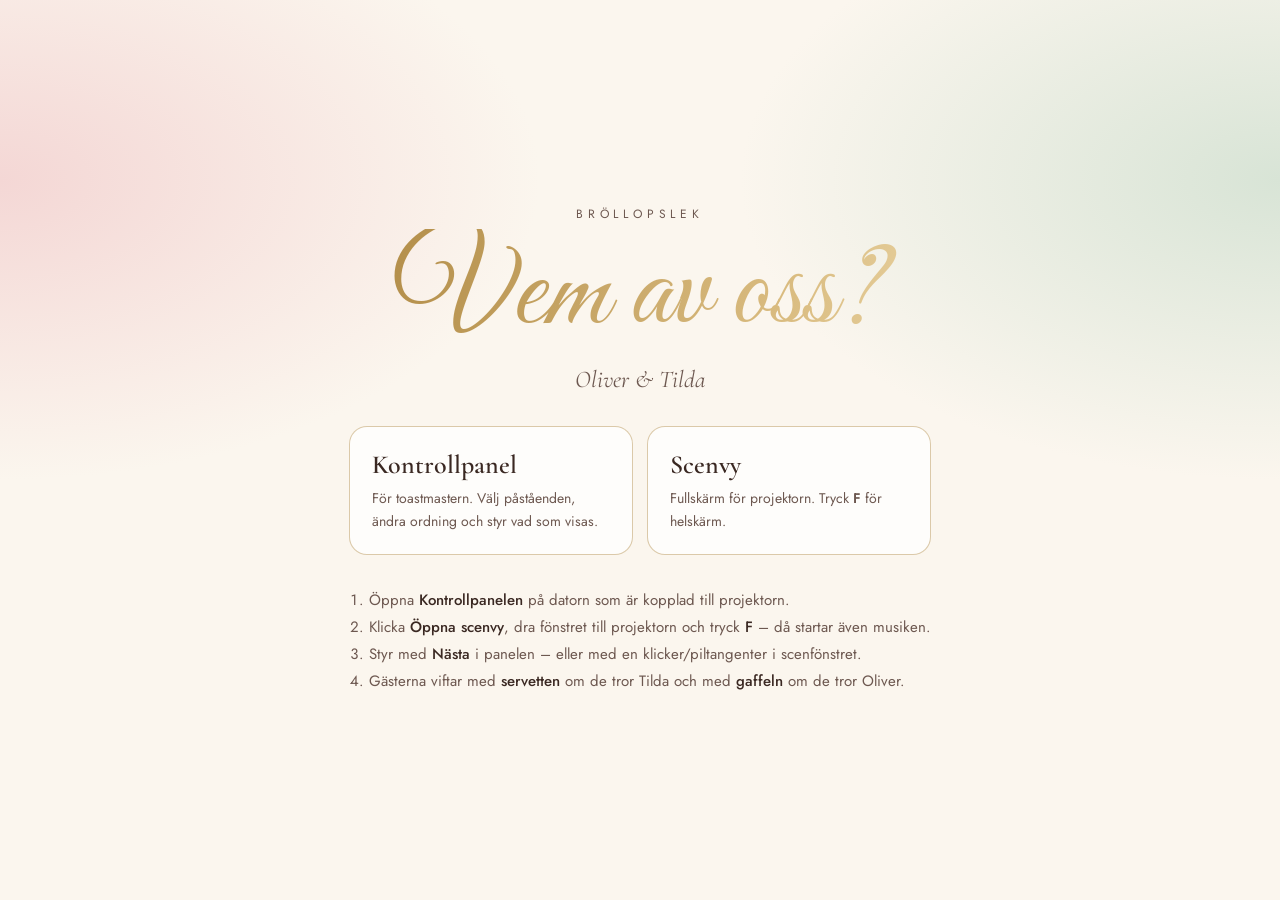
<file: index.html>
<!doctype html>
<html lang="sv">
<head>
  <meta charset="utf-8">
  <meta name="viewport" content="width=device-width, initial-scale=1">
  <title>Vem av oss? – Oliver &amp; Tilda</title>
  <link rel="icon" href="assets/favicon.svg" type="image/svg+xml">
  <link rel="stylesheet" href="css/base.css">
  <style>
    body {
      min-height: 100vh;
      display: grid;
      place-items: center;
      padding: 32px 16px;
      background:
        radial-gradient(900px 500px at 0% 20%, var(--tilda-soft), transparent 60%),
        radial-gradient(900px 500px at 100% 20%, var(--oliver-soft), transparent 60%),
        var(--ivory);
      text-align: center;
    }
    main { max-width: 640px; }
    .eyebrow { font-size: 12px; letter-spacing: .4em; text-transform: uppercase; color: var(--ink-soft); }
    h1 { margin: 6px 0 4px; font-family: var(--script); font-weight: 400; font-size: clamp(64px, 14vw, 120px); line-height: 1.1; }
    .names { font-family: var(--serif); font-style: italic; font-size: 24px; color: var(--ink-soft); margin: 0 0 32px; }
    .cards { display: grid; grid-template-columns: repeat(auto-fit, minmax(240px, 1fr)); gap: 14px; text-align: left; }
    a.card {
      display: block;
      padding: 22px;
      border-radius: 18px;
      background: rgba(255,255,255,.75);
      border: 1px solid var(--line);
      color: var(--ink);
      text-decoration: none;
      transition: transform .2s ease, box-shadow .2s ease, border-color .2s;
    }
    a.card:hover { transform: translateY(-3px); border-color: var(--gold); box-shadow: 0 14px 30px -18px rgba(58,40,34,.5); }
    a.card b { display: block; font-family: var(--serif); font-size: 26px; font-weight: 600; margin-bottom: 6px; }
    a.card span { color: var(--ink-soft); font-size: 14px; line-height: 1.5; }
    ol { text-align: left; margin: 32px auto 0; padding-left: 20px; color: var(--ink-soft); line-height: 1.8; font-size: 15px; }
    ol b { color: var(--ink); font-weight: 500; }
  </style>
</head>
<body>
  <main>
    <div class="eyebrow">Bröllopslek</div>
    <h1 class="gold-text">Vem av oss?</h1>
    <p class="names">Oliver &amp; Tilda</p>

    <div class="cards">
      <a class="card" href="admin.html">
        <b>Kontrollpanel</b>
        <span>För toastmastern. Välj påståenden, ändra ordning och styr vad som visas.</span>
      </a>
      <a class="card" href="stage.html">
        <b>Scenvy</b>
        <span>Fullskärm för projektorn. Tryck <b style="display:inline;font:inherit;font-weight:600">F</b> för helskärm.</span>
      </a>
    </div>

    <ol>
      <li>Öppna <b>Kontrollpanelen</b> på datorn som är kopplad till projektorn.</li>
      <li>Klicka <b>Öppna scenvy</b>, dra fönstret till projektorn och tryck <b>F</b> – då startar även musiken.</li>
      <li>Styr med <b>Nästa</b> i panelen – eller med en klicker/piltangenter i scenfönstret.</li>
      <li>Gästerna viftar med <b>servetten</b> om de tror Tilda och med <b>gaffeln</b> om de tror Oliver.</li>
    </ol>
  </main>
</body>
</html>
</file>
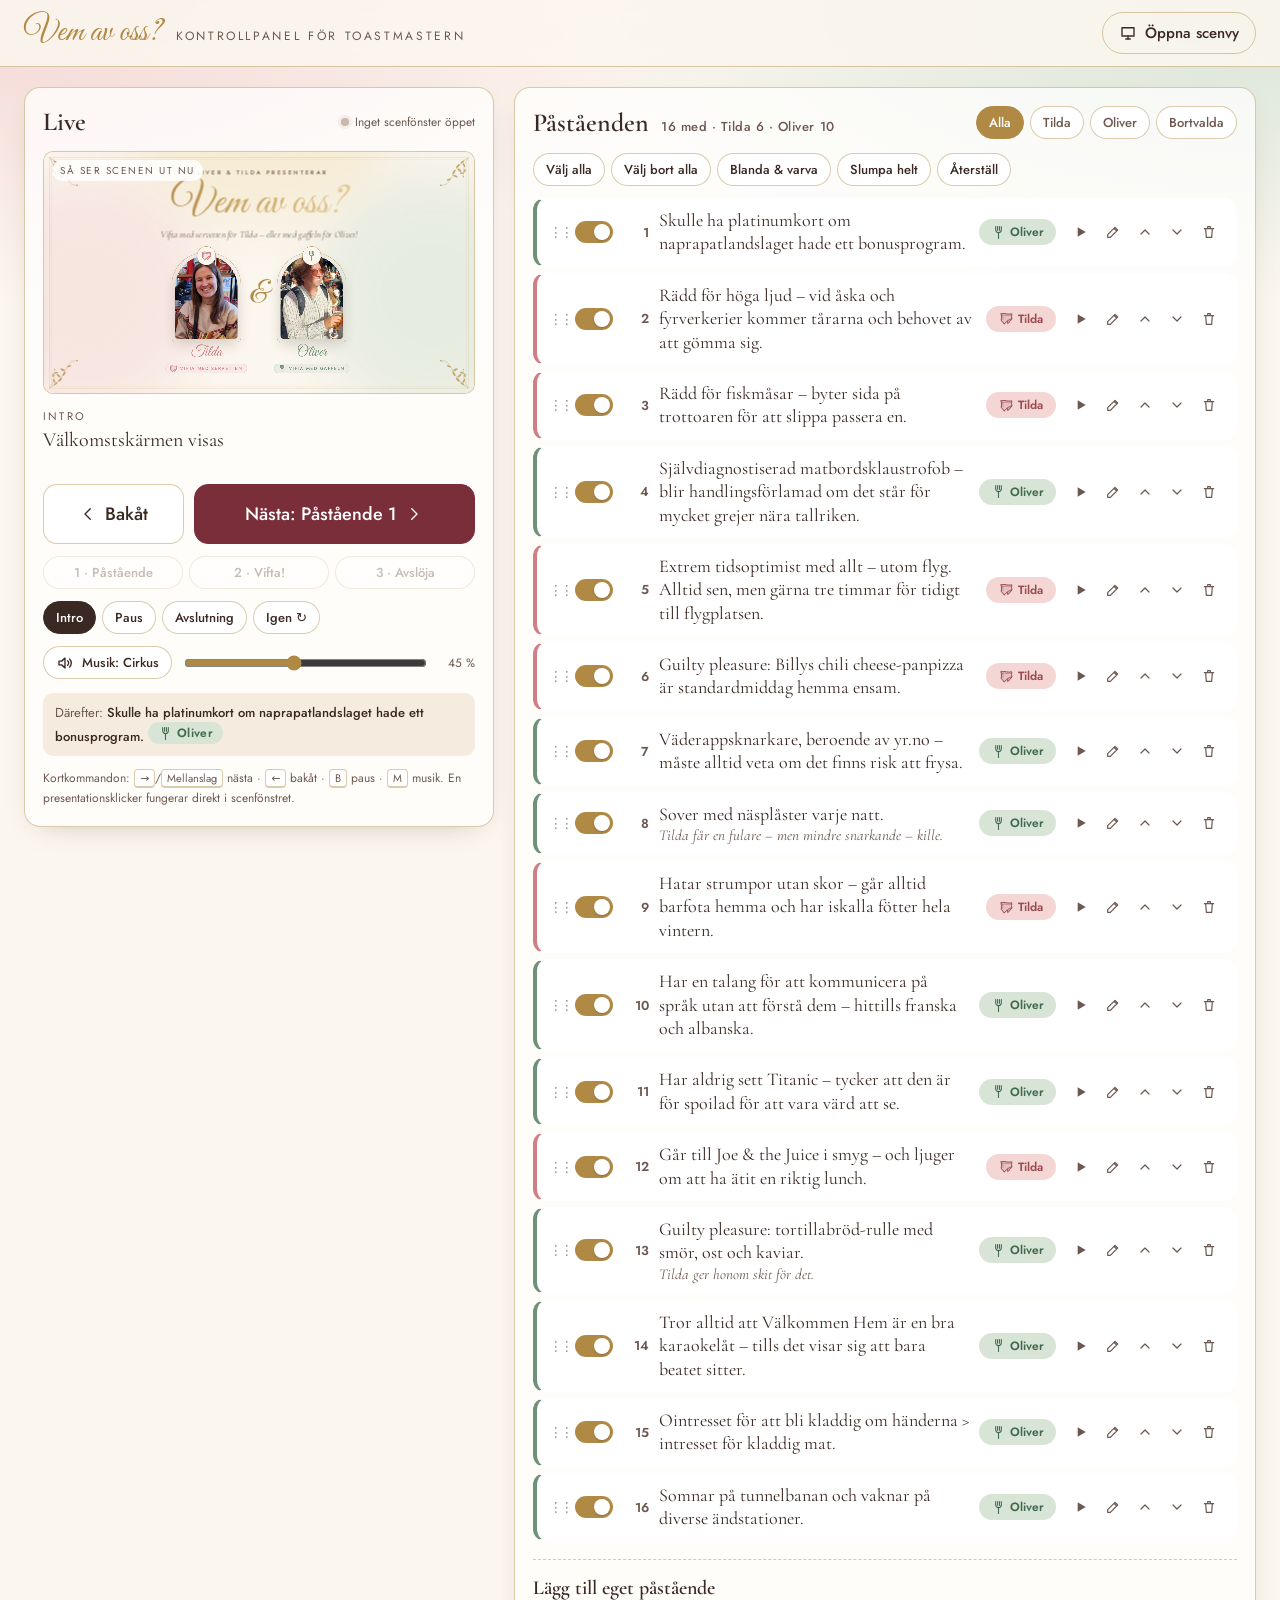
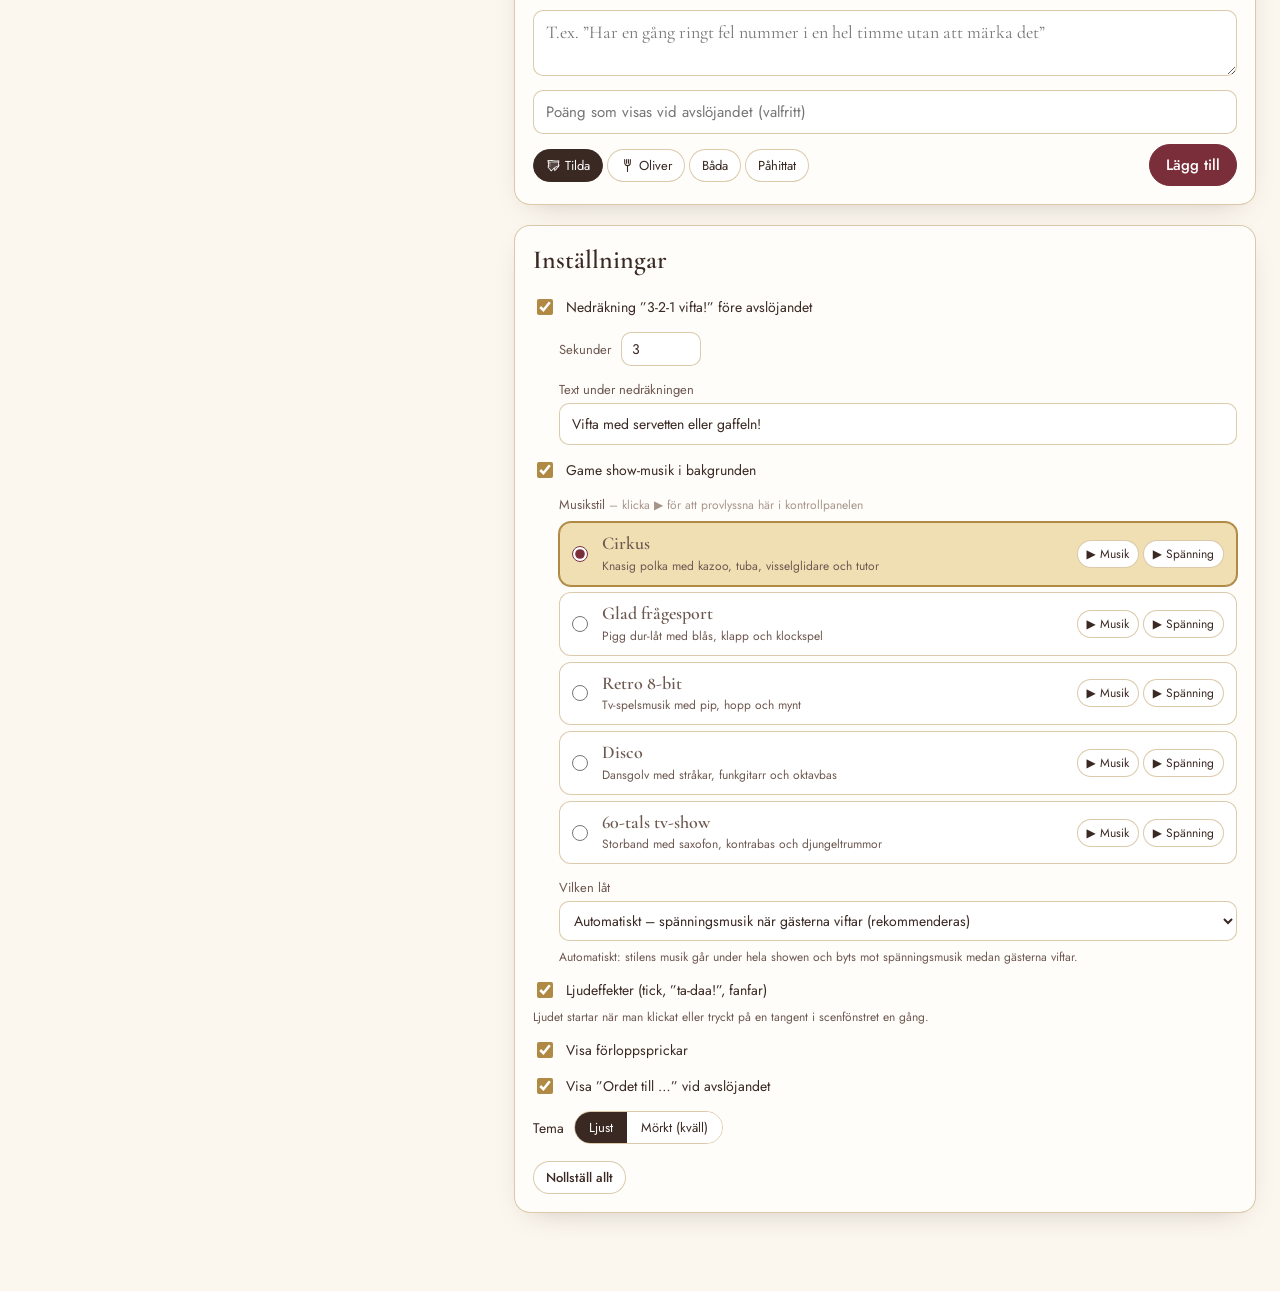
<file: admin.html>
<!doctype html>
<html lang="sv">
<head>
  <meta charset="utf-8">
  <meta name="viewport" content="width=device-width, initial-scale=1">
  <title>Vem av oss? – Kontrollpanel</title>
  <link rel="icon" href="assets/favicon.svg" type="image/svg+xml">
  <link rel="stylesheet" href="css/base.css">
  <link rel="stylesheet" href="css/admin.css">
</head>
<body class="admin">

  <header class="bar">
    <div class="brand">
      <span class="script">Vem av oss?</span>
      <span class="sub">Kontrollpanel för toastmastern</span>
    </div>
    <div class="bar-actions">
      <button class="btn ghost" id="open-stage" title="Öppnar scenvyn i ett nytt fönster – dra det till projektorn och tryck F">
        <svg viewBox="0 0 24 24"><path d="M4 5h16v11H4zM9 20h6M12 16v4"/></svg>Öppna scenvy
      </button>
    </div>
  </header>

  <main class="layout">

    <!-- ========== Livestyrning ========== -->
    <section class="panel live">
      <div class="panel-head">
        <h2>Live</h2>
        <span class="status" id="status"></span>
      </div>

      <div class="preview-wrap" id="preview-wrap">
        <iframe id="preview" src="stage.html?preview=1" title="Förhandsvisning av scenen" tabindex="-1"></iframe>
        <span class="preview-label">Så ser scenen ut nu</span>
      </div>

      <div class="now" id="now"></div>

      <div class="controls">
        <button class="btn big" id="prev" title="Föregående (←)">
          <svg viewBox="0 0 24 24"><path d="M15 5l-7 7 7 7"/></svg>Bakåt
        </button>
        <button class="btn big primary" id="next" title="Nästa (→ eller mellanslag)">
          <span id="next-label">Nästa</span><svg viewBox="0 0 24 24"><path d="M9 5l7 7-7 7"/></svg>
        </button>
      </div>

      <div class="phases" id="phases">
        <button class="chip" data-phase="ask">1 · Påstående</button>
        <button class="chip" data-phase="vote" id="phase-vote">2 · Vifta!</button>
        <button class="chip" data-phase="reveal">3 · Avslöja</button>
      </div>

      <div class="screens">
        <button class="btn small" data-screen="intro">Intro</button>
        <button class="btn small" id="pause-btn">Paus</button>
        <button class="btn small" data-screen="outro">Avslutning</button>
        <button class="btn small" id="replay" title="Spela upp nedräkning/konfetti igen">Igen ↻</button>
      </div>

      <div class="music-row">
        <button class="btn small" id="music-btn" title="Slå av/på musiken (M)">
          <svg viewBox="0 0 24 24"><use href="#speaker"/></svg><span id="music-label">Musik</span>
        </button>
        <input type="range" id="music-vol" min="0" max="100" step="5" aria-label="Musikvolym">
        <span class="vol-val" id="music-vol-val"></span>
      </div>
      <div class="audio-warn" id="audio-warn" hidden></div>

      <div class="upnext" id="upnext"></div>

      <p class="keys">
        Kortkommandon: <kbd>→</kbd>/<kbd>Mellanslag</kbd> nästa · <kbd>←</kbd> bakåt · <kbd>B</kbd> paus · <kbd>M</kbd> musik.
        En presentationsklicker fungerar direkt i scenfönstret.
      </p>
    </section>

    <!-- ========== Påståenden ========== -->
    <section class="panel list-panel">
      <div class="panel-head">
        <h2>Påståenden <span class="count" id="count"></span></h2>
        <div class="filters" id="filters">
          <button class="chip on" data-filter="all">Alla</button>
          <button class="chip" data-filter="tilda">Tilda</button>
          <button class="chip" data-filter="oliver">Oliver</button>
          <button class="chip" data-filter="off">Bortvalda</button>
        </div>
      </div>

      <div class="toolbar">
        <button class="btn small" data-bulk="all-on">Välj alla</button>
        <button class="btn small" data-bulk="all-off">Välj bort alla</button>
        <button class="btn small" data-bulk="interleave" title="Slumpa ordningen men varva Tilda och Oliver">Blanda &amp; varva</button>
        <button class="btn small" data-bulk="shuffle">Slumpa helt</button>
        <button class="btn small danger" data-bulk="reset" title="Återställ listan till originalpåståendena i en ny slumpad ordning">Återställ</button>
      </div>

      <ol class="list" id="list"></ol>

      <form class="add" id="add-form" autocomplete="off">
        <h3>Lägg till eget påstående</h3>
        <textarea id="add-text" rows="2" placeholder="T.ex. ”Har en gång ringt fel nummer i en hel timme utan att märka det”" required></textarea>
        <input id="add-punch" type="text" placeholder="Poäng som visas vid avslöjandet (valfritt)">
        <div class="add-row">
          <div class="who-picker" id="add-who">
            <label><input type="radio" name="who" value="tilda" checked><span><svg viewBox="0 0 24 24"><use href="#napkin"/></svg>Tilda</span></label>
            <label><input type="radio" name="who" value="oliver"><span><svg viewBox="0 0 24 24"><use href="#fork"/></svg>Oliver</span></label>
            <label><input type="radio" name="who" value="both"><span>Båda</span></label>
            <label><input type="radio" name="who" value="none"><span>Påhittat</span></label>
          </div>
          <button class="btn primary" type="submit">Lägg till</button>
        </div>
      </form>
    </section>

    <!-- ========== Inställningar ========== -->
    <section class="panel settings">
      <div class="panel-head"><h2>Inställningar</h2></div>
      <label class="row"><input type="checkbox" data-setting="countdown"> <span>Nedräkning ”3-2-1 vifta!” före avslöjandet</span></label>
      <label class="row indent"><span>Sekunder</span> <input type="number" min="1" max="10" data-setting="countdownSeconds"></label>
      <label class="row indent col"><span>Text under nedräkningen</span> <input type="text" data-setting="votePrompt"></label>
      <label class="row"><input type="checkbox" data-setting="music"> <span>Game show-musik i bakgrunden</span></label>
      <div class="row indent col">
        <span>Musikstil <em class="muted">– klicka ▶ för att provlyssna här i kontrollpanelen</em></span>
        <div class="packs" id="packs"></div>
      </div>
      <label class="row indent col"><span>Vilken låt</span>
        <select data-setting="musicMode">
          <option value="auto">Automatiskt – spänningsmusik när gästerna viftar (rekommenderas)</option>
          <option value="theme">Samma musik hela tiden</option>
          <option value="tension">Spänningsmusik hela tiden</option>
        </select>
      </label>
      <p class="hint-text indent">Automatiskt: stilens musik går under hela showen och byts mot spänningsmusik medan gästerna viftar.</p>
      <label class="row"><input type="checkbox" data-setting="sound"> <span>Ljudeffekter (tick, ”ta-daa!”, fanfar)</span></label>
      <p class="hint-text">Ljudet startar när man klickat eller tryckt på en tangent i scenfönstret en gång.</p>
      <label class="row"><input type="checkbox" data-setting="showProgress"> <span>Visa förloppsprickar</span></label>
      <label class="row"><input type="checkbox" data-setting="showMicCue"> <span>Visa ”Ordet till …” vid avslöjandet</span></label>
      <div class="row">
        <span>Tema</span>
        <div class="seg" id="theme">
          <button data-theme="light">Ljust</button>
          <button data-theme="dark">Mörkt (kväll)</button>
        </div>
      </div>
      <button class="btn small danger" id="reset-all">Nollställ allt</button>
    </section>
  </main>

  <svg width="0" height="0" style="position:absolute" aria-hidden="true">
    <defs>
      <symbol id="fork" viewBox="0 0 24 24">
        <g fill="none" stroke="currentColor" stroke-width="1.7" stroke-linecap="round" stroke-linejoin="round">
          <path d="M7.5 2.5v5.2a4.5 4.5 0 0 0 9 0V2.5"/><path d="M10.5 2.5v6"/><path d="M13.5 2.5v6"/><path d="M12 12.2v9.3"/>
        </g>
      </symbol>
      <symbol id="napkin" viewBox="0 0 24 24">
        <g fill="none" stroke="currentColor" stroke-linecap="round" stroke-linejoin="round">
          <path d="M3.5 4.5c2.9-.7 5.7-.7 8.5 0s5.6.7 8.5 0c-.6 2.8-.6 5.6 0 8.4-2.9.2-5.3 1.4-7.4 3.4L8 21c-.8-2.6-2.4-4.4-4.5-5.4.7-3.7.7-7.4 0-11.1z" fill="currentColor" fill-opacity=".14" stroke-width="1.6"/>
          <path d="M20.5 12.9c-1.6 2.8-3.8 5.2-6.6 7.2-.3-1.4-.6-2.7-.8-3.8" stroke-width="1.6" fill="currentColor" fill-opacity=".3"/>
          <path d="M6 7c2-.4 4-.4 6 0s4 .4 6 0M6 7c.4 2.4.4 4.8 0 7.2" stroke-width="1.1" stroke-dasharray=".1 1.9"/>
        </g>
      </symbol>
      <symbol id="speaker" viewBox="0 0 24 24">
        <g fill="none" stroke="currentColor" stroke-width="1.8" stroke-linecap="round" stroke-linejoin="round">
          <path d="M4 9.5h3.5L12 5.5v13l-4.5-4H4z"/><path d="M15.5 9a4 4 0 0 1 0 6M18 6.5a7.5 7.5 0 0 1 0 11"/>
        </g>
      </symbol>
    </defs>
  </svg>

  <template id="row-tpl">
    <li class="item" draggable="true">
      <span class="grip" title="Dra för att flytta">⋮⋮</span>
      <label class="toggle" title="Med i showen?"><input type="checkbox"><span></span></label>
      <span class="num"></span>
      <div class="body">
        <div class="text" spellcheck="false"></div>
        <div class="punch" spellcheck="false"></div>
      </div>
      <button class="who" title="Klicka för att ändra svar"></button>
      <div class="acts">
        <button class="icon go" title="Visa på scenen nu"><svg viewBox="0 0 24 24"><path d="M7 5l12 7-12 7z"/></svg></button>
        <button class="icon edit" title="Redigera"><svg viewBox="0 0 24 24"><path d="M4 20h4L19 9l-4-4L4 16zM13.5 6.5l4 4"/></svg></button>
        <button class="icon up" title="Flytta upp"><svg viewBox="0 0 24 24"><path d="M6 15l6-6 6 6"/></svg></button>
        <button class="icon down" title="Flytta ner"><svg viewBox="0 0 24 24"><path d="M6 9l6 6 6-6"/></svg></button>
        <button class="icon del" title="Ta bort"><svg viewBox="0 0 24 24"><path d="M5 7h14M10 7V4h4v3M7 7l1 13h8l1-13"/></svg></button>
      </div>
    </li>
  </template>

  <script src="js/data.js"></script>
  <script src="js/store.js"></script>
  <script src="js/music.js"></script>
  <script src="js/admin.js"></script>
</body>
</html>
</file>
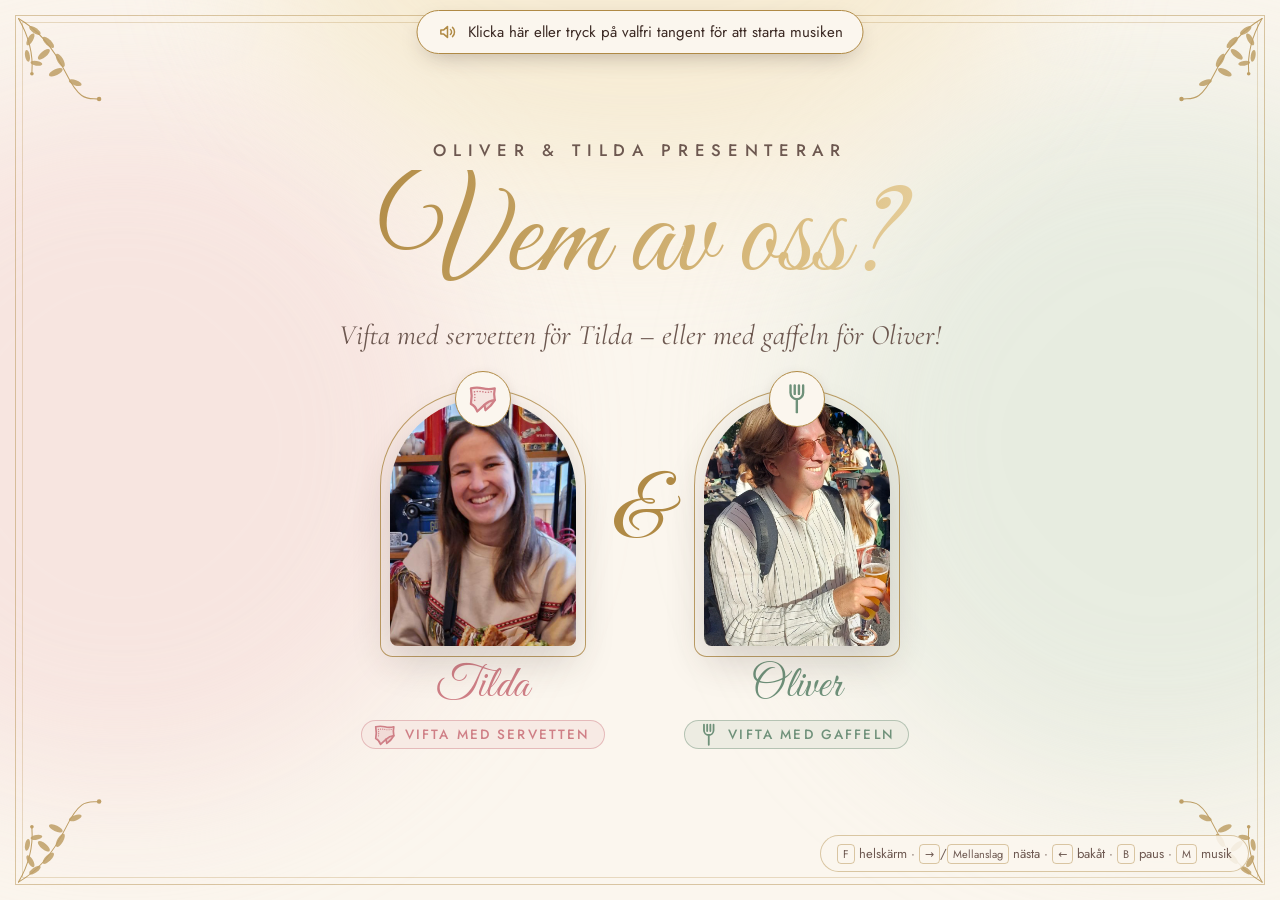
<file: stage.html>
<!doctype html>
<html lang="sv">
<head>
  <meta charset="utf-8">
  <meta name="viewport" content="width=device-width, initial-scale=1">
  <title>Vem av oss? – Scen</title>
  <link rel="icon" href="assets/favicon.svg" type="image/svg+xml">
  <link rel="stylesheet" href="css/base.css">
  <link rel="stylesheet" href="css/stage.css">
</head>
<body class="stage-body" data-screen="intro" data-phase="ask">

  <div class="backdrop" aria-hidden="true">
    <div class="glow glow-tilda"></div>
    <div class="glow glow-oliver"></div>
    <div class="glow glow-center"></div>
    <div class="petals" id="petals"></div>
  </div>

  <!-- Guldram med kvistar i hörnen -->
  <div class="frame" aria-hidden="true">
    <svg class="sprig tl" viewBox="0 0 120 120"><use href="#sprig"/></svg>
    <svg class="sprig tr" viewBox="0 0 120 120"><use href="#sprig"/></svg>
    <svg class="sprig bl" viewBox="0 0 120 120"><use href="#sprig"/></svg>
    <svg class="sprig br" viewBox="0 0 120 120"><use href="#sprig"/></svg>
  </div>

  <header class="topbar"><span class="script">Vem av oss?</span></header>

  <div class="portraits">
    <figure class="portrait" data-person="tilda">
      <div class="arch">
        <div class="arch-inner">
          <img alt="" draggable="false">
          <div class="monogram serif">T</div>
        </div>
        <div class="badge" aria-hidden="true"><svg viewBox="0 0 24 24"><use href="#napkin"/></svg></div>
      </div>
      <figcaption>
        <span class="name script">Tilda</span>
        <span class="prop"><svg viewBox="0 0 24 24"><use href="#napkin"/></svg><span>Vifta med servetten</span></span>
        <span class="tally"></span>
      </figcaption>
    </figure>

    <div class="amp script" aria-hidden="true">&amp;</div>

    <figure class="portrait" data-person="oliver">
      <div class="arch">
        <div class="arch-inner">
          <img alt="" draggable="false">
          <div class="monogram serif">O</div>
        </div>
        <div class="badge" aria-hidden="true"><svg viewBox="0 0 24 24"><use href="#fork"/></svg></div>
      </div>
      <figcaption>
        <span class="name script">Oliver</span>
        <span class="prop"><svg viewBox="0 0 24 24"><use href="#fork"/></svg><span>Vifta med gaffeln</span></span>
        <span class="tally"></span>
      </figcaption>
    </figure>
  </div>

  <main id="scene" aria-live="polite"></main>

  <footer class="progress" id="progress" aria-hidden="true"></footer>

  <div class="pause" id="pause" aria-hidden="true">
    <div class="pause-inner">
      <div class="pause-mono serif">O <span class="script">&amp;</span> T</div>
      <div class="pause-text">Strax fortsätter vi …</div>
    </div>
  </div>

  <canvas id="confetti" aria-hidden="true"></canvas>

  <button class="audio-lock" id="audio-lock" type="button">
    <svg viewBox="0 0 24 24"><use href="#speaker"/></svg>
    Klicka här eller tryck på valfri tangent för att starta musiken
  </button>

  <div class="hint" id="hint">
    <kbd>F</kbd> helskärm · <kbd>→</kbd>/<kbd>Mellanslag</kbd> nästa · <kbd>←</kbd> bakåt · <kbd>B</kbd> paus · <kbd>M</kbd> musik
  </div>

  <!-- SVG-symboler -->
  <svg width="0" height="0" style="position:absolute" aria-hidden="true">
    <defs>
      <symbol id="sprig" viewBox="0 0 120 120">
        <g fill="none" stroke="currentColor" stroke-width="1.4" stroke-linecap="round">
          <path d="M6 6 C 30 20, 50 40, 70 80 S 100 112, 114 114"/>
          <path d="M6 6 C 20 30, 26 52, 24 78"/>
        </g>
        <g fill="currentColor" opacity=".85">
          <ellipse cx="28" cy="22" rx="9" ry="3.6" transform="rotate(35 28 22)"/>
          <ellipse cx="22" cy="34" rx="9" ry="3.6" transform="rotate(-60 22 34)"/>
          <ellipse cx="46" cy="38" rx="10" ry="4" transform="rotate(45 46 38)"/>
          <ellipse cx="40" cy="54" rx="10" ry="4" transform="rotate(-40 40 54)"/>
          <ellipse cx="62" cy="62" rx="10" ry="4" transform="rotate(60 62 62)"/>
          <ellipse cx="56" cy="78" rx="10" ry="4" transform="rotate(-25 56 78)"/>
          <ellipse cx="82" cy="92" rx="9" ry="3.6" transform="rotate(20 82 92)"/>
          <ellipse cx="18" cy="56" rx="8" ry="3.2" transform="rotate(80 18 56)"/>
          <ellipse cx="30" cy="66" rx="8" ry="3.2" transform="rotate(10 30 66)"/>
        </g>
        <circle cx="114" cy="114" r="3" fill="currentColor"/>
        <circle cx="24" cy="80" r="2.4" fill="currentColor"/>
      </symbol>
      <symbol id="flourish" viewBox="0 0 200 20">
        <g fill="none" stroke="currentColor" stroke-width="1.2" stroke-linecap="round">
          <path d="M4 10 H 80"/>
          <path d="M120 10 H 196"/>
          <path d="M80 10 C 88 2, 96 2, 100 10 C 104 18, 112 18, 120 10"/>
          <path d="M80 10 C 88 18, 96 18, 100 10 C 104 2, 112 2, 120 10"/>
        </g>
        <circle cx="100" cy="10" r="2.2" fill="currentColor"/>
      </symbol>
      <symbol id="fork" viewBox="0 0 24 24">
        <g fill="none" stroke="currentColor" stroke-width="1.7" stroke-linecap="round" stroke-linejoin="round">
          <path d="M7.5 2.5v5.2a4.5 4.5 0 0 0 9 0V2.5"/><path d="M10.5 2.5v6"/><path d="M13.5 2.5v6"/><path d="M12 12.2v9.3"/>
        </g>
      </symbol>
      <symbol id="napkin" viewBox="0 0 24 24">
        <g fill="none" stroke="currentColor" stroke-linecap="round" stroke-linejoin="round">
          <path d="M3.5 4.5c2.9-.7 5.7-.7 8.5 0s5.6.7 8.5 0c-.6 2.8-.6 5.6 0 8.4-2.9.2-5.3 1.4-7.4 3.4L8 21c-.8-2.6-2.4-4.4-4.5-5.4.7-3.7.7-7.4 0-11.1z" fill="currentColor" fill-opacity=".14" stroke-width="1.6"/>
          <path d="M20.5 12.9c-1.6 2.8-3.8 5.2-6.6 7.2-.3-1.4-.6-2.7-.8-3.8" stroke-width="1.6" fill="currentColor" fill-opacity=".3"/>
          <path d="M6 7c2-.4 4-.4 6 0s4 .4 6 0M6 7c.4 2.4.4 4.8 0 7.2" stroke-width="1.1" stroke-dasharray=".1 1.9"/>
        </g>
      </symbol>
      <symbol id="speaker" viewBox="0 0 24 24">
        <g fill="none" stroke="currentColor" stroke-width="1.8" stroke-linecap="round" stroke-linejoin="round">
          <path d="M4 9.5h3.5L12 5.5v13l-4.5-4H4z"/><path d="M15.5 9a4 4 0 0 1 0 6M18 6.5a7.5 7.5 0 0 1 0 11"/>
        </g>
      </symbol>
      <symbol id="mic" viewBox="0 0 24 24">
        <g fill="none" stroke="currentColor" stroke-width="1.8" stroke-linecap="round" stroke-linejoin="round">
          <rect x="9" y="2.5" width="6" height="12" rx="3"/>
          <path d="M5.5 11a6.5 6.5 0 0 0 13 0"/>
          <path d="M12 17.5V21.5M8.5 21.5h7"/>
        </g>
      </symbol>
    </defs>
  </svg>

  <script src="js/data.js"></script>
  <script src="js/store.js"></script>
  <script src="js/music.js"></script>
  <script src="js/effects.js"></script>
  <script src="js/stage.js"></script>
</body>
</html>
</file>
<file: css/base.css>
/* ---------- Typsnitt (lokala, så att allt funkar utan internet) ---------- */
@font-face { font-family: 'Cormorant Garamond'; src: url('../fonts/cormorant-garamond-latin-400-normal.woff2') format('woff2'); font-weight: 400; font-style: normal; font-display: swap; }
@font-face { font-family: 'Cormorant Garamond'; src: url('../fonts/cormorant-garamond-latin-500-normal.woff2') format('woff2'); font-weight: 500; font-style: normal; font-display: swap; }
@font-face { font-family: 'Cormorant Garamond'; src: url('../fonts/cormorant-garamond-latin-600-normal.woff2') format('woff2'); font-weight: 600; font-style: normal; font-display: swap; }
@font-face { font-family: 'Cormorant Garamond'; src: url('../fonts/cormorant-garamond-latin-400-italic.woff2') format('woff2'); font-weight: 400; font-style: italic; font-display: swap; }
@font-face { font-family: 'Cormorant Garamond'; src: url('../fonts/cormorant-garamond-latin-500-italic.woff2') format('woff2'); font-weight: 500; font-style: italic; font-display: swap; }
@font-face { font-family: 'Great Vibes'; src: url('../fonts/great-vibes-latin-400-normal.woff2') format('woff2'); font-weight: 400; font-style: normal; font-display: swap; }
@font-face { font-family: 'Jost'; src: url('../fonts/jost-latin-400-normal.woff2') format('woff2'); font-weight: 400; font-style: normal; font-display: swap; }
@font-face { font-family: 'Jost'; src: url('../fonts/jost-latin-500-normal.woff2') format('woff2'); font-weight: 500; font-style: normal; font-display: swap; }
@font-face { font-family: 'Jost'; src: url('../fonts/jost-latin-600-normal.woff2') format('woff2'); font-weight: 600; font-style: normal; font-display: swap; }

/* ---------- Färger ---------- */
:root {
  --serif: 'Cormorant Garamond', 'Cormorant', Georgia, 'Times New Roman', serif;
  --script: 'Great Vibes', 'Snell Roundhand', 'Brush Script MT', cursive;
  --sans: 'Jost', 'Avenir Next', 'Segoe UI', system-ui, sans-serif;

  --ivory: #fbf6ee;
  --paper: #f5ecdf;
  --paper-2: #efe2d0;
  --ink: #3a2822;
  --ink-soft: #6d5850;
  --ink-faint: #a8958a;
  --wine: #7a2e3a;
  --gold: #b08a45;
  --gold-2: #d9bb7f;
  --gold-3: #f1dfb4;
  --line: rgba(176, 138, 69, 0.45);

  --tilda: #cf7f86;        /* rosa/blush */
  --tilda-soft: #f4d7d5;
  --oliver: #6f917a;       /* salvia/eukalyptus */
  --oliver-soft: #d8e4d6;

  --bg: var(--ivory);
  --bg-2: var(--paper);
  --text: var(--ink);
  --text-soft: var(--ink-soft);
  --accent: var(--wine);
  color-scheme: light;
}

/* Mörkt kvällstema – aktiveras från kontrollpanelen */
:root[data-theme='dark'] {
  --bg: #24121a;
  --bg-2: #341a24;
  --paper: #3a1f2a;
  --paper-2: #4a2735;
  --text: #f6ead8;
  --text-soft: #d9c3aa;
  --ink-faint: #9c8474;
  --accent: #efc9a0;
  --gold: #d6b06a;
  --gold-2: #e8cc8f;
  --gold-3: #f6e6bd;
  --line: rgba(214, 176, 106, 0.5);
  --tilda: #e39aa0;
  --tilda-soft: #5a2d38;
  --oliver: #93b79c;
  --oliver-soft: #2f4236;
  color-scheme: dark;
}

*, *::before, *::after { box-sizing: border-box; }

html, body { margin: 0; padding: 0; }

body {
  background: var(--bg);
  color: var(--text);
  font-family: var(--sans);
  -webkit-font-smoothing: antialiased;
}

button { font: inherit; color: inherit; }

.script { font-family: var(--script); font-weight: 400; }
.serif { font-family: var(--serif); }

.gold-text {
  background: linear-gradient(100deg, var(--gold) 0%, var(--gold-2) 30%, var(--gold-3) 48%, var(--gold-2) 62%, var(--gold) 100%);
  background-size: 250% 100%;
  -webkit-background-clip: text;
  background-clip: text;
  color: transparent;
}
</file>
<file: css/admin.css>
.admin {
  min-height: 100vh;
  background:
    radial-gradient(1200px 500px at 0% 0%, var(--tilda-soft), transparent 60%),
    radial-gradient(1200px 500px at 100% 0%, var(--oliver-soft), transparent 60%),
    var(--ivory);
  background-attachment: fixed;
  font-size: 15px;
}

svg { width: 18px; height: 18px; fill: none; stroke: currentColor; stroke-width: 1.8; stroke-linecap: round; stroke-linejoin: round; flex: none; }

/* ---------- Toppbar ---------- */
.bar {
  position: sticky; top: 0; z-index: 10;
  display: flex; align-items: center; justify-content: space-between; gap: 16px;
  padding: 12px 24px;
  background: color-mix(in srgb, var(--ivory) 88%, transparent);
  backdrop-filter: blur(10px);
  border-bottom: 1px solid var(--line);
}
.brand { display: flex; align-items: baseline; gap: 14px; flex-wrap: wrap; }
.brand .script { font-size: 34px; color: var(--gold); line-height: 1; }
.brand .sub { font-size: 12px; letter-spacing: .22em; text-transform: uppercase; color: var(--ink-soft); }

/* ---------- Layout ---------- */
.layout {
  display: grid;
  grid-template-columns: minmax(380px, 470px) 1fr;
  grid-template-areas: 'live list' 'live settings';
  align-items: start;
  gap: 20px;
  padding: 20px 24px 60px;
  max-width: 1500px;
  margin: 0 auto;
}
.live { grid-area: live; position: sticky; top: 84px; align-self: start; }
.list-panel { grid-area: list; }
.settings { grid-area: settings; }
@media (max-width: 940px) {
  .layout { grid-template-columns: 1fr; grid-template-areas: 'live' 'list' 'settings'; padding: 16px; }
  .live { position: static; }
}

.panel {
  background: color-mix(in srgb, #fff 72%, transparent);
  border: 1px solid var(--line);
  border-radius: 16px;
  padding: 18px;
  box-shadow: 0 10px 30px -18px rgba(58, 40, 34, .35);
}
.panel-head { display: flex; align-items: center; justify-content: space-between; gap: 12px; flex-wrap: wrap; margin-bottom: 14px; }
h2 { margin: 0; font-family: var(--serif); font-weight: 600; font-size: 26px; color: var(--ink); }
h2 .count { font-family: var(--sans); font-size: 13px; font-weight: 500; color: var(--ink-soft); margin-left: 6px; letter-spacing: .04em; }
h3 { margin: 0 0 10px; font-family: var(--serif); font-size: 20px; font-weight: 600; }

/* ---------- Knappar ---------- */
.btn {
  display: inline-flex; align-items: center; justify-content: center; gap: 8px;
  border: 1px solid var(--line);
  background: #fff;
  color: var(--ink);
  border-radius: 999px;
  padding: 9px 16px;
  font-weight: 500;
  cursor: pointer;
  transition: background .15s, border-color .15s, transform .08s, box-shadow .15s;
}
.btn:hover { border-color: var(--gold); background: var(--gold-3); }
.btn:active { transform: translateY(1px); }
.btn.primary { background: var(--wine); color: #fff; border-color: var(--wine); }
.btn.primary:hover { background: #8e3947; }
.btn.ghost { background: transparent; }
.btn.small { padding: 6px 12px; font-size: 13px; }
.btn.big { padding: 16px 20px; font-size: 18px; border-radius: 14px; }
.btn.danger:hover { background: #f6dcdc; border-color: #c46b6b; color: #8b2b2b; }
.btn.on { background: var(--ink); color: #fff; border-color: var(--ink); }

.chip {
  border: 1px solid var(--line);
  background: #fff;
  border-radius: 999px;
  padding: 6px 12px;
  font-size: 13px;
  font-weight: 500;
  cursor: pointer;
  color: var(--ink-soft);
}
.chip:hover { border-color: var(--gold); }
.chip.on { background: var(--gold); border-color: var(--gold); color: #fff; }
.chip:disabled { opacity: .4; cursor: not-allowed; }

kbd { font-family: var(--sans); font-size: 11px; border: 1px solid var(--line); border-bottom-width: 2px; border-radius: 4px; padding: 0 5px; background: #fff; }

/* ---------- Live ---------- */
.status { font-size: 12px; color: var(--ink-soft); display: inline-flex; align-items: center; gap: 6px; }
.status::before { content: ''; width: 8px; height: 8px; border-radius: 50%; background: #7bb07f; box-shadow: 0 0 0 3px #7bb07f33; }

.preview-wrap {
  position: relative;
  width: 100%;
  aspect-ratio: 16 / 9;
  border-radius: 10px;
  overflow: hidden;
  border: 1px solid var(--line);
  background: var(--ivory);
}
.preview-wrap iframe {
  position: absolute; left: 0; top: 0;
  width: 1600px; height: 900px;
  border: 0;
  transform-origin: 0 0;
  pointer-events: none;
}
.preview-label {
  position: absolute; left: 8px; top: 8px;
  font-size: 10px; letter-spacing: .15em; text-transform: uppercase;
  background: rgba(255,255,255,.85); color: var(--ink-soft);
  padding: 3px 8px; border-radius: 999px;
}

.now { margin: 14px 0 12px; min-height: 64px; }
.now .label { font-size: 11px; letter-spacing: .2em; text-transform: uppercase; color: var(--ink-soft); display: flex; gap: 8px; align-items: center; }
.now .q { font-family: var(--serif); font-size: 20px; line-height: 1.25; margin-top: 4px; }
.now .ans { display: inline-flex; align-items: center; gap: 6px; font-size: 13px; margin-top: 6px; color: var(--ink-soft); }

.controls { display: grid; grid-template-columns: 1fr 2fr; gap: 10px; }
.phases { display: flex; gap: 6px; margin-top: 12px; }
.phases .chip { flex: 1; }
.screens { display: flex; flex-wrap: wrap; gap: 6px; margin-top: 12px; }

.upnext {
  margin-top: 14px;
  padding: 10px 12px;
  border-radius: 10px;
  background: var(--paper);
  font-size: 13px;
  color: var(--ink-soft);
}
.upnext b { color: var(--ink); font-weight: 500; }
.keys { font-size: 12px; color: var(--ink-soft); margin: 12px 0 0; line-height: 1.7; }

/* Svarsetikett */
.tag { display: inline-flex; align-items: center; border-radius: 999px; padding: 2px 10px; font-size: 12px; font-weight: 600; letter-spacing: .03em; }
.tag.tilda  { background: var(--tilda-soft);  color: #9b4a52; }
.tag.oliver { background: var(--oliver-soft); color: #3f6a4c; }
.tag.both   { background: var(--gold-3); color: #7a5a1f; }
.tag.none   { background: #e9e2dc; color: #6a5a52; }

/* ---------- Lista ---------- */
.filters { display: flex; gap: 6px; flex-wrap: wrap; }
.toolbar { display: flex; gap: 6px; flex-wrap: wrap; margin-bottom: 12px; }

.list { list-style: none; margin: 0; padding: 0; display: flex; flex-direction: column; gap: 6px; }
.item {
  display: grid;
  grid-template-columns: 16px 38px 26px 1fr auto auto;
  align-items: center;
  gap: 10px;
  padding: 10px 12px;
  border-radius: 12px;
  background: #fff;
  border: 1px solid transparent;
  border-left: 4px solid var(--c, var(--line));
  transition: background .15s, opacity .15s, border-color .15s;
}
.item[data-who='tilda']  { --c: var(--tilda); }
.item[data-who='oliver'] { --c: var(--oliver); }
.item[data-who='both']   { --c: var(--gold); }
.item[data-who='none']   { --c: #b9aca3; }
.item:hover { border-color: var(--line); border-left-color: var(--c); }
.item.off { opacity: .45; background: transparent; }
.item.off .num { visibility: hidden; }
.item.live { background: var(--gold-3); border-color: var(--gold); border-left-color: var(--c); box-shadow: 0 0 0 2px var(--gold-2); }
.item.done:not(.live) .text { color: var(--ink-soft); }
.item.done:not(.live) .num::after { content: ' ✓'; color: #7bb07f; }
.item.dragging { opacity: .3; }
.item.drop-before { box-shadow: 0 -3px 0 var(--gold); }

.grip { cursor: grab; color: var(--ink-faint); letter-spacing: -3px; font-size: 14px; user-select: none; }
.num { font-size: 13px; font-weight: 600; color: var(--ink-soft); text-align: right; white-space: nowrap; }
.body { min-width: 0; }
.text { font-family: var(--serif); font-size: 18px; line-height: 1.3; outline: none; border-radius: 6px; }
.punch { font-family: var(--serif); font-style: italic; font-size: 15px; color: var(--ink-soft); outline: none; border-radius: 6px; }
.punch:empty { display: none; }
.item.editing .punch:empty { display: block; }
.item.editing .punch:empty::before { content: 'Poäng vid avslöjandet (valfritt)'; color: var(--ink-faint); }
.item.editing .text, .item.editing .punch { background: var(--ivory); box-shadow: 0 0 0 1px var(--gold); padding: 2px 6px; margin: 2px 0; }

.who {
  border: 0; cursor: pointer;
  border-radius: 999px;
  padding: 4px 12px;
  font-size: 12px; font-weight: 600;
  min-width: 70px;
}
.who[data-who='tilda']  { background: var(--tilda-soft);  color: #9b4a52; }
.who[data-who='oliver'] { background: var(--oliver-soft); color: #3f6a4c; }
.who[data-who='both']   { background: var(--gold-3); color: #7a5a1f; }
.who[data-who='none']   { background: #e9e2dc; color: #6a5a52; }

.acts { display: flex; gap: 2px; }
.icon {
  width: 30px; height: 30px;
  display: grid; place-items: center;
  border: 0; background: transparent; border-radius: 8px;
  color: var(--ink-soft); cursor: pointer;
}
.icon:hover { background: var(--paper); color: var(--ink); }
.icon.go:hover { background: var(--wine); color: #fff; }
.icon.del:hover { background: #f6dcdc; color: #8b2b2b; }
.icon svg { width: 16px; height: 16px; }
.icon.go svg { fill: currentColor; stroke: none; }
.item.editing .icon.edit { background: var(--gold); color: #fff; }

/* Av/på-knapp */
.toggle { position: relative; width: 38px; height: 22px; cursor: pointer; }
.toggle input { position: absolute; opacity: 0; }
.toggle span { position: absolute; inset: 0; border-radius: 999px; background: #d9cfc6; transition: background .2s; }
.toggle span::after { content: ''; position: absolute; left: 3px; top: 3px; width: 16px; height: 16px; border-radius: 50%; background: #fff; box-shadow: 0 1px 2px rgba(0,0,0,.2); transition: transform .2s var(--ease, ease); }
.toggle input:checked + span { background: var(--gold); }
.toggle input:checked + span::after { transform: translateX(16px); }
.toggle input:focus-visible + span { outline: 2px solid var(--wine); outline-offset: 2px; }

@media (max-width: 640px) {
  .item { grid-template-columns: 38px 1fr auto; grid-template-areas: 'tog body who' 'tog acts acts'; }
  .grip, .num { display: none; }
  .toggle { grid-area: tog; }
  .body { grid-area: body; }
  .who { grid-area: who; }
  .acts { grid-area: acts; justify-content: flex-end; }
}

/* Lägg till */
.add { margin-top: 18px; padding-top: 16px; border-top: 1px dashed var(--line); }
.add textarea, .add input[type=text], .settings input[type=text], .settings input[type=number] {
  width: 100%;
  font: inherit;
  border: 1px solid var(--line);
  border-radius: 10px;
  padding: 10px 12px;
  background: #fff;
  color: var(--ink);
}
.add textarea { font-family: var(--serif); font-size: 18px; resize: vertical; }
.add input[type=text] { margin-top: 8px; }
.add textarea:focus, .add input:focus, .settings input:focus { outline: 2px solid var(--gold-2); border-color: var(--gold); }
.add-row { display: flex; justify-content: space-between; align-items: center; gap: 10px; margin-top: 10px; flex-wrap: wrap; }

.who-picker { display: flex; gap: 4px; flex-wrap: wrap; }
.who-picker input { position: absolute; opacity: 0; }
.who-picker span { display: inline-block; border: 1px solid var(--line); border-radius: 999px; padding: 6px 12px; font-size: 13px; cursor: pointer; background: #fff; }
.who-picker input:checked + span { background: var(--ink); color: #fff; border-color: var(--ink); }
.who-picker input:focus-visible + span { outline: 2px solid var(--gold); }

/* ---------- Inställningar ---------- */
.settings .row { display: flex; align-items: center; gap: 10px; padding: 7px 0; font-size: 14px; }
.settings .row.indent { padding-left: 26px; }
.settings .row.col { flex-direction: column; align-items: stretch; gap: 4px; }
.settings .row.indent span { color: var(--ink-soft); font-size: 13px; }
.settings input[type=number] { width: 80px; padding: 6px 10px; }
.settings input[type=checkbox] { width: 16px; height: 16px; accent-color: var(--gold); }
.settings #reset-all { margin-top: 10px; }
.seg { display: inline-flex; border: 1px solid var(--line); border-radius: 999px; overflow: hidden; }
.seg button { border: 0; background: #fff; padding: 6px 14px; font-size: 13px; cursor: pointer; }
.seg button.on { background: var(--ink); color: #fff; }

.toast {
  position: fixed; left: 50%; bottom: 24px; transform: translate(-50%, 20px);
  background: var(--ink); color: #fff; padding: 10px 18px; border-radius: 999px; font-size: 14px;
  opacity: 0; transition: all .25s ease; pointer-events: none; z-index: 50;
}
.toast.on { opacity: 1; transform: translate(-50%, 0); }

/* ---------- Servett/gaffel-ikoner ---------- */
.tag svg, .who svg, .who-picker svg { width: 15px; height: 15px; margin-right: 4px; vertical-align: -3px; }
.who { display: inline-flex; align-items: center; justify-content: center; }

/* ---------- Musik ---------- */
.music-row { display: flex; align-items: center; gap: 10px; margin-top: 12px; }
.music-row input[type=range] { flex: 1; accent-color: var(--gold); }
.music-row .vol-val { font-size: 12px; color: var(--ink-soft); min-width: 36px; text-align: right; }
#music-btn.off { opacity: .6; text-decoration: line-through; }
.audio-warn {
  margin-top: 10px;
  padding: 8px 12px;
  border-radius: 10px;
  font-size: 13px;
  background: #fbe9d3;
  border: 1px solid #e6b877;
  color: #7a4d12;
}
.status.off::before { background: #c9b8ab; box-shadow: 0 0 0 3px #c9b8ab33; }
.status.warn::before { background: #e0a040; box-shadow: 0 0 0 3px #e0a04033; }
.settings select {
  width: 100%;
  font: inherit;
  font-size: 14px;
  border: 1px solid var(--line);
  border-radius: 10px;
  padding: 8px 10px;
  background: #fff;
  color: var(--ink);
}
.hint-text { margin: 0 0 6px; font-size: 12px; color: var(--ink-soft); line-height: 1.5; }
.hint-text.indent { padding-left: 26px; }

/* ---------- Musikstilar ---------- */
.muted { font-style: normal; color: var(--ink-faint); font-size: 12px; }
.packs { display: grid; gap: 6px; margin-top: 4px; }
.pack {
  display: grid;
  grid-template-columns: 20px 1fr auto;
  align-items: center;
  gap: 10px;
  padding: 10px 12px;
  border: 1px solid var(--line);
  border-radius: 12px;
  background: #fff;
  cursor: pointer;
  transition: border-color .15s, background .15s, box-shadow .15s;
}
.pack:hover { border-color: var(--gold); }
.pack.on { border-color: var(--gold); background: var(--gold-3); box-shadow: 0 0 0 1px var(--gold); }
.pack input { accent-color: var(--wine); width: 16px; height: 16px; margin: 0; }
.pack b { display: block; font-family: var(--serif); font-size: 18px; font-weight: 600; line-height: 1.2; }
.pack small { display: block; color: var(--ink-soft); font-size: 12px; margin-top: 2px; }
.pack .play { display: flex; gap: 4px; }
.pack .play button {
  border: 1px solid var(--line); background: #fff; border-radius: 999px;
  font-size: 12px; padding: 4px 9px; cursor: pointer; white-space: nowrap; color: var(--ink);
}
.pack .play button:hover { border-color: var(--gold); }
.pack .play button.playing { background: var(--wine); color: #fff; border-color: var(--wine); }
@media (max-width: 640px) {
  .pack { grid-template-columns: 20px 1fr; }
  .pack .play { grid-column: 2; flex-wrap: wrap; }
}
</file>
<file: css/stage.css>
/*
 * Scenvyn är byggd som en 16:9-"bild" som skalar med fönstret.
 * --u = 1 % av bredden på en 16:9-yta som får plats i fönstret.
 */
:root {
  --u: min(1vw, 1.7778vh);
  --ease: cubic-bezier(.22, .8, .25, 1);
  --ease-bounce: cubic-bezier(.34, 1.56, .64, 1);
}

html, body { height: 100%; overflow: hidden; }

.stage-body {
  position: relative;
  background: var(--bg);
  user-select: none;
  cursor: default;
}
.stage-body.idle { cursor: none; }

/* ---------------- Bakgrund ---------------- */
.backdrop { position: fixed; inset: 0; overflow: hidden; pointer-events: none; }
.glow {
  position: absolute;
  border-radius: 50%;
  filter: blur(calc(var(--u) * 6));
  opacity: .55;
  transition: opacity 1.2s ease, transform 1.2s var(--ease);
}
.glow-tilda  { width: 55vw; height: 55vw; left: -18vw; top: 10vh;  background: var(--tilda-soft); }
.glow-oliver { width: 55vw; height: 55vw; right: -18vw; top: 10vh; background: var(--oliver-soft); }
.glow-center { width: 60vw; height: 40vw; left: 20vw; top: -25vw; background: var(--gold-3); opacity: .45; }
:root[data-theme='dark'] .glow { opacity: .55; }
:root[data-theme='dark'] .glow-center { background: #6b3b2a; opacity: .35; }

.stage-body[data-winner='tilda']  .glow-tilda  { opacity: .95; transform: scale(1.15); }
.stage-body[data-winner='oliver'] .glow-oliver { opacity: .95; transform: scale(1.15); }
.stage-body[data-winner='tilda']  .glow-oliver,
.stage-body[data-winner='oliver'] .glow-tilda { opacity: .2; }

.petals { position: absolute; inset: 0; }
.petal {
  position: absolute;
  top: -5vh;
  width: var(--s); height: calc(var(--s) * .7);
  border-radius: 80% 0 80% 0;
  background: var(--c);
  opacity: .5;
  animation: fall var(--d) linear var(--delay) infinite;
}
@keyframes fall {
  0%   { transform: translate3d(0, -5vh, 0) rotate(0deg); }
  25%  { transform: translate3d(3vw, 25vh, 0) rotate(90deg); }
  50%  { transform: translate3d(-2vw, 55vh, 0) rotate(200deg); }
  75%  { transform: translate3d(4vw, 85vh, 0) rotate(290deg); }
  100% { transform: translate3d(0, 115vh, 0) rotate(360deg); }
}

/* ---------------- Ram ---------------- */
.frame {
  position: fixed;
  inset: calc(var(--u) * 1.2);
  border: 1.5px solid var(--line);
  pointer-events: none;
  color: var(--gold);
}
.frame::after {
  content: '';
  position: absolute;
  inset: calc(var(--u) * .45);
  border: 1px solid var(--line);
  opacity: .6;
}
.sprig {
  position: absolute;
  width: calc(var(--u) * 7);
  height: calc(var(--u) * 7);
  opacity: .8;
}
.sprig.tl { left: calc(var(--u) * -.2); top: calc(var(--u) * -.2); }
.sprig.tr { right: calc(var(--u) * -.2); top: calc(var(--u) * -.2); transform: scaleX(-1); }
.sprig.bl { left: calc(var(--u) * -.2); bottom: calc(var(--u) * -.2); transform: scaleY(-1); }
.sprig.br { right: calc(var(--u) * -.2); bottom: calc(var(--u) * -.2); transform: scale(-1, -1); }

/* ---------------- Toppbar ---------------- */
.topbar {
  position: fixed;
  top: calc(var(--u) * 2.2);
  left: 0; right: 0;
  text-align: center;
  font-size: calc(var(--u) * 2.6);
  color: var(--gold);
  opacity: 0;
  transform: translateY(-1vh);
  transition: opacity .8s ease, transform .8s var(--ease);
  pointer-events: none;
}
.stage-body[data-screen='question'] .topbar { opacity: 1; transform: none; }

/* ---------------- Porträtt ---------------- */
.portraits { position: fixed; inset: 0; pointer-events: none; }

.portrait {
  --pw: calc(var(--u) * 19);
  position: absolute;
  margin: 0;
  width: var(--pw);
  top: calc(50vh - var(--u) * 16.5);
  display: flex;
  flex-direction: column;
  align-items: center;
  transition:
    left 1s var(--ease), top 1s var(--ease), width 1s var(--ease),
    transform .8s var(--ease-bounce), opacity .7s ease, filter .7s ease;
  will-change: transform;
}
.portrait[data-person='tilda']  { left: calc(50vw - var(--u) * 44.5); --pc: var(--tilda); }
.portrait[data-person='oliver'] { left: calc(50vw + var(--u) * 25.5); --pc: var(--oliver); }

.arch {
  position: relative;
  width: 100%;
  aspect-ratio: 3 / 4;
}
.arch::before {
  /* tunn guldlinje runt valvet */
  content: '';
  position: absolute;
  inset: calc(var(--u) * -.8);
  border: 1.5px solid var(--gold);
  border-radius: 50% 50% calc(var(--u) * 1) calc(var(--u) * 1) / 36% 36% calc(var(--u) * 1) calc(var(--u) * 1);
  opacity: .8;
  transition: box-shadow .8s ease, border-color .8s ease, opacity .8s ease;
}
.arch-inner {
  position: absolute;
  inset: 0;
  overflow: hidden;
  border-radius: 50% 50% calc(var(--u) * .6) calc(var(--u) * .6) / 37.5% 37.5% calc(var(--u) * .6) calc(var(--u) * .6);
  background: linear-gradient(160deg, var(--paper), var(--paper-2));
  box-shadow: 0 calc(var(--u) * 1.2) calc(var(--u) * 3) rgba(58, 40, 34, .18);
  transition: box-shadow .8s ease;
}
.arch-inner img {
  width: 100%; height: 100%;
  object-fit: cover;
  display: block;
  transition: filter .8s ease, transform 1.2s var(--ease);
}
.arch-inner img.zoomed {
  position: absolute;
  max-width: none;
  object-fit: fill;
  transform-origin: 50% 30%;
}
.monogram {
  position: absolute;
  inset: 0;
  display: none;
  place-items: center;
  font-size: calc(var(--pw) * .55);
  font-weight: 500;
  color: var(--pc);
  background:
    radial-gradient(circle at 50% 40%, rgba(255,255,255,.55), transparent 60%),
    linear-gradient(160deg, color-mix(in srgb, var(--pc) 22%, var(--paper)), var(--paper-2));
}
.portrait.no-photo .monogram { display: grid; }
.portrait.no-photo img { display: none; }

.portrait figcaption {
  margin-top: calc(var(--u) * 1.4);
  text-align: center;
  line-height: 1;
}
.portrait .name {
  display: block;
  font-size: calc(var(--pw) * .24);
  color: var(--pc);
  transition: color .6s ease, transform .8s var(--ease-bounce);
}
.portrait .tally {
  display: block;
  margin-top: calc(var(--u) * .6);
  font-family: var(--serif);
  font-style: italic;
  font-size: calc(var(--u) * 1.6);
  color: var(--text-soft);
  opacity: 0;
  transform: translateY(1vh);
  transition: opacity .8s ease 1s, transform .8s var(--ease) 1s;
}
.portrait .tally b { font-family: var(--sans); font-style: normal; font-weight: 500; color: var(--text); font-size: 1.2em; margin-right: .15em; }

.badge {
  position: absolute;
  left: 50%;
  top: calc(var(--u) * -2.2);
  width: calc(var(--u) * 4.4);
  height: calc(var(--u) * 4.4);
  margin-left: calc(var(--u) * -2.2);
  border-radius: 50%;
  background: var(--bg);
  border: 1.5px solid var(--gold);
  display: grid;
  place-items: center;
  color: var(--pc);
  box-shadow: 0 calc(var(--u) * .4) calc(var(--u) * 1) rgba(58, 40, 34, .15);
  transition: transform .6s var(--ease-bounce), background .5s ease, color .5s ease, opacity .5s ease;
  z-index: 2;
}
.badge svg { width: 62%; height: 62%; overflow: visible; }

/* Föremålet under namnet: "Vifta med servetten" / "Vifta med gaffeln" */
.portrait .prop {
  display: inline-flex;
  align-items: center;
  gap: .5em;
  margin-top: calc(var(--u) * .9);
  padding: .45em 1em .45em .8em;
  border-radius: 999px;
  border: 1px solid color-mix(in srgb, var(--pc) 45%, transparent);
  background: color-mix(in srgb, var(--pc) 10%, var(--bg));
  font-family: var(--sans);
  font-weight: 500;
  font-size: calc(var(--u) * 1.05);
  letter-spacing: .16em;
  text-transform: uppercase;
  color: var(--pc);
  white-space: nowrap;
  transition: opacity .6s ease, transform .6s var(--ease);
}
.portrait .prop svg { width: 1.9em; height: 1.9em; margin: -.4em 0; }
.stage-body[data-phase='reveal'] .portrait .prop,
.stage-body[data-screen='outro'] .portrait .prop { opacity: 0; transform: translateY(1vh); }
.stage-body[data-screen='outro'] .portrait .prop { position: absolute; }

.amp {
  position: absolute;
  left: 50%;
  top: calc(50vh + var(--u) * 5);
  transform: translate(-50%, -50%) scale(.6);
  font-size: calc(var(--u) * 7);
  color: var(--gold);
  opacity: 0;
  transition: opacity .8s ease, transform 1s var(--ease);
}

/* Intro & avslutning: porträtten nära varandra, under rubriken */
.stage-body[data-screen='intro'] .portrait,
.stage-body[data-screen='outro'] .portrait {
  --pw: calc(var(--u) * 14.5);
  top: calc(50vh - var(--u) * 4);
}
.stage-body[data-screen='intro'] .portrait[data-person='tilda'],
.stage-body[data-screen='outro'] .portrait[data-person='tilda']  { left: calc(50vw - var(--u) * 19.5); }
.stage-body[data-screen='intro'] .portrait[data-person='oliver'],
.stage-body[data-screen='outro'] .portrait[data-person='oliver'] { left: calc(50vw + var(--u) * 5); }
.stage-body[data-screen='intro'] .amp,
.stage-body[data-screen='outro'] .amp { opacity: 1; transform: translate(-50%, -50%) scale(1); }
.stage-body[data-screen='outro'] .portrait .tally { opacity: 1; transform: none; }
.stage-body[data-screen='outro'] .portrait.win { transform: none; }
.stage-body[data-screen='outro'] .portrait.win .badge { transform: scale(1.1); }

/* Lätt gungning medan gästerna viftar */
.stage-body[data-phase='vote'][data-screen='question'] .portrait[data-person='tilda']  .arch { animation: sway 1.6s ease-in-out infinite; }
.stage-body[data-phase='vote'][data-screen='question'] .portrait[data-person='oliver'] .arch { animation: sway 1.6s ease-in-out -.8s infinite; }
.stage-body[data-phase='vote'][data-screen='question'] .badge {
  transform: scale(1.5);
  background: var(--pc);
  color: #fff;
  border-color: var(--gold-2);
}
.stage-body[data-phase='vote'][data-screen='question'] .badge svg { animation: wave .45s ease-in-out infinite alternate; transform-origin: 50% 90%; }
.stage-body[data-phase='vote'][data-screen='question'] .portrait[data-person='oliver'] .badge svg { animation-delay: -.22s; }
.stage-body[data-phase='vote'][data-screen='question'] .portrait .prop { transform: scale(1.12); background: var(--pc); color: #fff; }
.stage-body[data-phase='vote'][data-screen='question'] .portrait .prop svg { animation: wave .45s ease-in-out infinite alternate; transform-origin: 50% 90%; }
@keyframes wave {
  from { transform: rotate(-22deg) translateX(-6%); }
  to   { transform: rotate(22deg) translateX(6%); }
}

@keyframes sway {
  0%, 100% { transform: translateY(0) rotate(-1.2deg); }
  50%      { transform: translateY(calc(var(--u) * -.8)) rotate(1.2deg); }
}

/* Avslöjande */
.portrait.win { transform: scale(1.12); z-index: 2; }
.portrait.win .arch::before {
  border-color: var(--gold-2);
  opacity: 1;
  box-shadow:
    0 0 0 calc(var(--u) * .25) var(--gold-3),
    0 0 calc(var(--u) * 4) calc(var(--u) * .6) color-mix(in srgb, var(--pc) 70%, var(--gold-2));
  animation: halo 2.2s ease-in-out .6s infinite;
}
.portrait.win .arch-inner img { transform: scale(1.04); }
.portrait.win .badge {
  transform: scale(1.35);
  transition-delay: .35s;
  background: linear-gradient(145deg, var(--gold-2), var(--gold));
  color: #fff;
  border-color: var(--gold-3);
}
.portrait.win .badge svg { animation: wave .6s ease-in-out 3 alternate .5s; transform-origin: 50% 90%; }
.portrait.lose .badge { transform: scale(.85); }
.portrait.win .name { transform: scale(1.12); }

@keyframes halo {
  0%, 100% { box-shadow: 0 0 0 calc(var(--u) * .25) var(--gold-3), 0 0 calc(var(--u) * 3) calc(var(--u) * .4) color-mix(in srgb, var(--pc) 60%, var(--gold-2)); }
  50%      { box-shadow: 0 0 0 calc(var(--u) * .35) var(--gold-3), 0 0 calc(var(--u) * 6) calc(var(--u) * 1.2) color-mix(in srgb, var(--pc) 80%, var(--gold-2)); }
}

.portrait.lose { transform: scale(.86); opacity: .38; filter: grayscale(1) blur(.5px); }
.portrait.lose .arch::before { opacity: .3; }

/* ---------------- Scen-innehåll (kortet i mitten) ---------------- */
#scene { position: fixed; inset: 0; pointer-events: none; }

.card {
  position: absolute;
  left: calc(50vw - var(--u) * 23);
  width: calc(var(--u) * 46);
  top: calc(50vh - var(--u) * 20.5);
  height: calc(var(--u) * 40);
  display: grid;
  grid-template-rows: auto 1fr calc(var(--u) * 13.5);
  justify-items: center;
  text-align: center;
  animation: card-in 1s var(--ease) .25s both;
}
.card.leaving { animation: card-out .55s ease-in both; }

@keyframes card-in {
  from { opacity: 0; transform: translateY(calc(var(--u) * 3)) scale(.97); filter: blur(8px); }
  to   { opacity: 1; transform: none; filter: blur(0); }
}
@keyframes card-out {
  from { opacity: 1; transform: none; filter: blur(0); }
  to   { opacity: 0; transform: translateY(calc(var(--u) * -3)) scale(.98); filter: blur(8px); }
}

.kicker {
  font-family: var(--sans);
  font-weight: 500;
  font-size: calc(var(--u) * 1.15);
  letter-spacing: .32em;
  text-transform: uppercase;
  color: var(--text-soft);
  display: flex;
  flex-direction: column;
  align-items: center;
  gap: calc(var(--u) * .8);
}
.kicker b { color: var(--accent); font-weight: 600; }
.flourish { width: calc(var(--u) * 14); height: calc(var(--u) * 1.4); color: var(--gold); }

.statement-box {
  position: relative;
  width: 100%;
  min-height: 0;
  display: grid;
  place-items: center;
  padding: calc(var(--u) * 1.2) calc(var(--u) * 1);
  overflow: hidden;
}
.statement {
  margin: 0;
  font-family: var(--serif);
  font-weight: 500;
  line-height: 1.16;
  color: var(--text);
  text-wrap: balance;
  transition: transform .8s var(--ease), opacity .6s ease;
  transform-origin: 50% 40%;
}
.statement::before, .statement::after {
  font-family: var(--serif);
  color: var(--gold);
  font-size: 1.5em;
  line-height: 0;
  position: relative;
  top: .28em;
}
.statement::before { content: '\201D'; margin-right: .08em; }
.statement::after  { content: '\201D'; margin-left: .08em; }
.statement .word { display: inline-block; opacity: 0; transform: translateY(.35em); filter: blur(4px); animation: word-in .7s var(--ease) forwards; animation-delay: calc(.45s + var(--i) * 45ms); }
@keyframes word-in { to { opacity: 1; transform: none; filter: blur(0); } }

.card[data-phase='reveal'] .statement { transform: scale(.9); opacity: .8; }

/* Kort som byggs om när texten ändras live: inga animationer igen */
.card.instant .slot > * { transition: none !important; }
.card.quiet-reveal .reveal-name,
.card.quiet-reveal .punchline,
.card.quiet-reveal .mic,
.card.quiet-reveal .stamp { animation: none !important; opacity: 1; }

/* ---- nedre fältet: fråga / nedräkning / avslöjande ---- */
.slot { position: relative; width: 100%; }
.slot > * {
  position: absolute;
  inset: 0;
  display: flex;
  flex-direction: column;
  align-items: center;
  justify-content: center;
  opacity: 0;
  transition: opacity .5s ease, transform .6s var(--ease);
  transform: translateY(calc(var(--u) * 1.5));
}
.card[data-phase='ask']    .slot .ask,
.card[data-phase='vote']   .slot .vote,
.card[data-phase='reveal'] .slot .reveal { opacity: 1; transform: none; transition-delay: .15s; }

.ask-line {
  font-family: var(--serif);
  font-style: italic;
  font-size: calc(var(--u) * 3);
  color: var(--text-soft);
  display: flex;
  align-items: center;
  gap: calc(var(--u) * 1.4);
}
.ask-line .pick { display: inline-flex; align-items: center; gap: .3em; font-style: normal; }
.ask-line .nm { font-family: var(--script); font-size: 1.4em; }
.ask-line .t { color: var(--tilda); }
.ask-line .o { color: var(--oliver); }
.ask-line .pi { width: 1.25em; height: 1.25em; }

.vote-prompt {
  font-family: var(--sans);
  font-weight: 500;
  font-size: calc(var(--u) * 1.5);
  letter-spacing: .25em;
  text-transform: uppercase;
  color: var(--accent);
  margin-bottom: calc(var(--u) * .8);
}
.count {
  position: relative;
  width: calc(var(--u) * 8.5);
  height: calc(var(--u) * 8.5);
  display: grid;
  place-items: center;
}
.count::before {
  content: '';
  position: absolute; inset: 0;
  border-radius: 50%;
  border: 1.5px solid var(--gold);
  background: color-mix(in srgb, var(--bg) 70%, transparent);
}
.count span {
  position: relative;
  font-family: var(--serif);
  font-weight: 600;
  font-size: calc(var(--u) * 5.4);
  color: var(--accent);
  line-height: 1;
  font-variant-numeric: lining-nums;
}
.count.go span { font-family: var(--script); font-weight: 400; font-size: calc(var(--u) * 3.1); }
.count.pop span { animation: pop .9s var(--ease) both; }
.count.pop::before { animation: ring .9s ease-out both; }
@keyframes pop {
  0%   { transform: scale(2.2); opacity: 0; }
  30%  { transform: scale(1); opacity: 1; }
  100% { transform: scale(1); opacity: 1; }
}
@keyframes ring {
  0%   { box-shadow: 0 0 0 0 color-mix(in srgb, var(--gold) 60%, transparent); }
  100% { box-shadow: 0 0 0 calc(var(--u) * 3) transparent; }
}

.reveal-kicker {
  font-family: var(--sans);
  font-weight: 500;
  font-size: calc(var(--u) * 1.2);
  letter-spacing: .22em;
  text-transform: uppercase;
  color: var(--text-soft);
}
.reveal-name {
  font-size: calc(var(--u) * 7.4);
  line-height: 1.15;
  padding: 0 .3em;
  margin-top: calc(var(--u) * -.4);
}
.card[data-phase='reveal'] .reveal-name { animation: name-in 1.1s var(--ease-bounce) .2s both, shimmer 3.5s linear 1.3s infinite; }
@keyframes name-in {
  from { opacity: 0; transform: scale(.4) rotate(-4deg); filter: blur(6px); }
  to   { opacity: 1; transform: none; filter: blur(0); }
}
@keyframes shimmer { from { background-position: 100% 0; } to { background-position: -150% 0; } }

.punchline {
  font-family: var(--serif);
  font-style: italic;
  font-size: calc(var(--u) * 2.1);
  color: var(--text);
  margin-top: calc(var(--u) * .2);
}
.card[data-phase='reveal'] .punchline { animation: fade-up .8s var(--ease) 1s both; }

.mic {
  margin-top: calc(var(--u) * .8);
  display: inline-flex;
  align-items: center;
  gap: .5em;
  font-family: var(--sans);
  font-size: calc(var(--u) * 1.1);
  letter-spacing: .2em;
  text-transform: uppercase;
  color: var(--text-soft);
  padding: .5em 1.1em;
  border: 1px solid var(--line);
  border-radius: 999px;
}
.mic svg { width: 1.3em; height: 1.3em; color: var(--gold); }
.card[data-phase='reveal'] .mic { animation: fade-up .8s var(--ease) 1.5s both; }
@keyframes fade-up { from { opacity: 0; transform: translateY(calc(var(--u) * 1)); } to { opacity: 1; transform: none; } }

/* "Påhittat!"-stämpel */
.stamp {
  font-family: var(--serif);
  font-weight: 600;
  font-size: calc(var(--u) * 4.6);
  letter-spacing: .08em;
  text-transform: uppercase;
  color: var(--wine);
  border: calc(var(--u) * .35) double var(--wine);
  border-radius: calc(var(--u) * .8);
  padding: 0 .45em;
  transform: rotate(-7deg);
  margin-top: calc(var(--u) * 2);
}
:root[data-theme='dark'] .stamp { color: #f0a6a6; border-color: #f0a6a6; }
.card[data-phase='reveal'] .stamp { animation: stamp .55s cubic-bezier(.5, 0, .6, 1.4) .15s both; }
@keyframes stamp {
  from { opacity: 0; transform: rotate(-7deg) scale(2.6); }
  to   { opacity: 1; transform: rotate(-7deg) scale(1); }
}

/* ---------------- Intro & avslutning ---------------- */
.card.hero {
  top: calc(50vh - var(--u) * 25);
  height: calc(var(--u) * 18);
  left: calc(50vw - var(--u) * 35);
  width: calc(var(--u) * 70);
  grid-template-rows: auto auto auto;
  align-content: center;
  gap: calc(var(--u) * .6);
}
.eyebrow {
  font-family: var(--sans);
  font-weight: 500;
  font-size: calc(var(--u) * 1.3);
  letter-spacing: .4em;
  text-transform: uppercase;
  color: var(--text-soft);
}
.hero h1 {
  margin: 0;
  font-size: calc(var(--u) * 10);
  line-height: 1.1;
  padding: 0 .25em;
  animation: shimmer 5s linear 1.5s infinite;
}
.hero .lede {
  margin: 0;
  font-family: var(--serif);
  font-style: italic;
  font-size: calc(var(--u) * 2.2);
  color: var(--text-soft);
}

/* ---------------- Förlopp ---------------- */
.progress {
  position: fixed;
  left: 0; right: 0;
  bottom: calc(var(--u) * 2.6);
  display: flex;
  justify-content: center;
  align-items: center;
  gap: calc(var(--u) * .7);
  opacity: 0;
  transition: opacity .8s ease;
}
.stage-body[data-screen='question'] .progress.on { opacity: 1; }
.dot {
  width: calc(var(--u) * .7);
  height: calc(var(--u) * .7);
  border-radius: 50%;
  border: 1px solid var(--gold);
  transition: all .5s var(--ease);
}
.dot.done-tilda  { background: var(--tilda);  border-color: var(--tilda); }
.dot.done-oliver { background: var(--oliver); border-color: var(--oliver); }
.dot.done-both   { background: linear-gradient(90deg, var(--tilda) 50%, var(--oliver) 50%); border-color: var(--gold); }
.dot.done-none   { background: var(--ink-faint); border-color: var(--ink-faint); }
.dot.now { transform: scale(1.7); background: var(--gold-3); box-shadow: 0 0 0 2px var(--gold); }

/* ---------------- Paus ---------------- */
.pause {
  position: fixed;
  inset: 0;
  z-index: 20;
  display: grid;
  place-items: center;
  background: var(--bg);
  opacity: 0;
  visibility: hidden;
  transition: opacity .8s ease, visibility 0s linear .8s;
}
.pause.on { opacity: 1; visibility: visible; transition: opacity .8s ease; }
.pause-inner { text-align: center; }
.pause-mono {
  font-size: calc(var(--u) * 9);
  color: var(--gold);
  font-weight: 400;
  letter-spacing: .05em;
  width: calc(var(--u) * 26);
  height: calc(var(--u) * 26);
  border-radius: 50%;
  border: 1.5px solid var(--line);
  display: grid;
  place-items: center;
  margin: 0 auto;
  box-shadow: inset 0 0 0 calc(var(--u) * .6) var(--bg), inset 0 0 0 calc(var(--u) * .7) var(--line);
}
.pause-mono .script { font-size: .8em; }
.pause-text {
  margin-top: calc(var(--u) * 2.4);
  font-family: var(--serif);
  font-style: italic;
  font-size: calc(var(--u) * 2.2);
  color: var(--text-soft);
}
.pause.on .pause-mono { animation: breathe 5s ease-in-out infinite; }
@keyframes breathe { 50% { transform: scale(1.03); } }

/* ---------------- Konfetti & tips ---------------- */
#confetti { position: fixed; inset: 0; width: 100%; height: 100%; pointer-events: none; z-index: 30; }

.hint {
  position: fixed;
  right: calc(var(--u) * 2.4);
  bottom: calc(var(--u) * 2.2);
  z-index: 40;
  font-size: 13px;
  color: var(--text-soft);
  background: color-mix(in srgb, var(--bg) 88%, transparent);
  border: 1px solid var(--line);
  border-radius: 999px;
  padding: 8px 16px;
  opacity: 0;
  transform: translateY(8px);
  transition: opacity .4s ease, transform .4s ease;
  pointer-events: none;
}
.hint.on { opacity: 1; transform: none; }
.hint kbd {
  font-family: var(--sans);
  font-size: 11px;
  border: 1px solid var(--line);
  border-radius: 4px;
  padding: 1px 5px;
  background: var(--bg);
}

/* "Klicka för att starta musiken" – syns tills ljudet är upplåst */
.audio-lock {
  position: fixed;
  left: 50%;
  top: 10px;
  z-index: 45;
  display: inline-flex;
  align-items: center;
  gap: 10px;
  padding: 10px 20px;
  border-radius: 999px;
  border: 1px solid var(--gold);
  background: var(--bg);
  color: var(--text);
  font-family: var(--sans);
  font-size: 15px;
  cursor: pointer;
  box-shadow: 0 8px 24px -10px rgba(58, 40, 34, .4);
  transform: translate(-50%, -20px);
  opacity: 0;
  pointer-events: none;
  transition: opacity .4s ease, transform .4s ease;
}
.audio-lock.on { opacity: 1; transform: translate(-50%, 0); pointer-events: auto; animation: nudge 2.4s ease-in-out infinite; }
.audio-lock svg { width: 20px; height: 20px; color: var(--gold); }
@keyframes nudge { 50% { box-shadow: 0 0 0 6px color-mix(in srgb, var(--gold) 25%, transparent); } }
.preview .audio-lock { display: none; }

/* Förhandsvisning i kontrollpanelen */
.preview .hint { display: none; }
.preview .stage-body { cursor: default; }

/* Stående/smala skärmar (t.ex. mobil) – enkel reservlayout */
@media (max-aspect-ratio: 1/1) {
  :root { --u: 1.6vw; }
  .portrait,
  .stage-body[data-screen] .portrait { --pw: 26vw; top: 9vh; }
  .portrait[data-person='tilda'],
  .stage-body[data-screen] .portrait[data-person='tilda'] { left: 16vw; }
  .portrait[data-person='oliver'],
  .stage-body[data-screen] .portrait[data-person='oliver'] { left: 58vw; }
  .amp, .stage-body[data-screen] .amp { top: 22vh; }
  .card, .card.hero { left: 6vw; width: 88vw; top: 50vh; height: 44vh; }
  .card.hero { top: 52vh; height: 30vh; }
  .topbar { display: none; }
}

@media (prefers-reduced-motion: reduce) {
  .petal { animation: none; display: none; }
}
</file>
